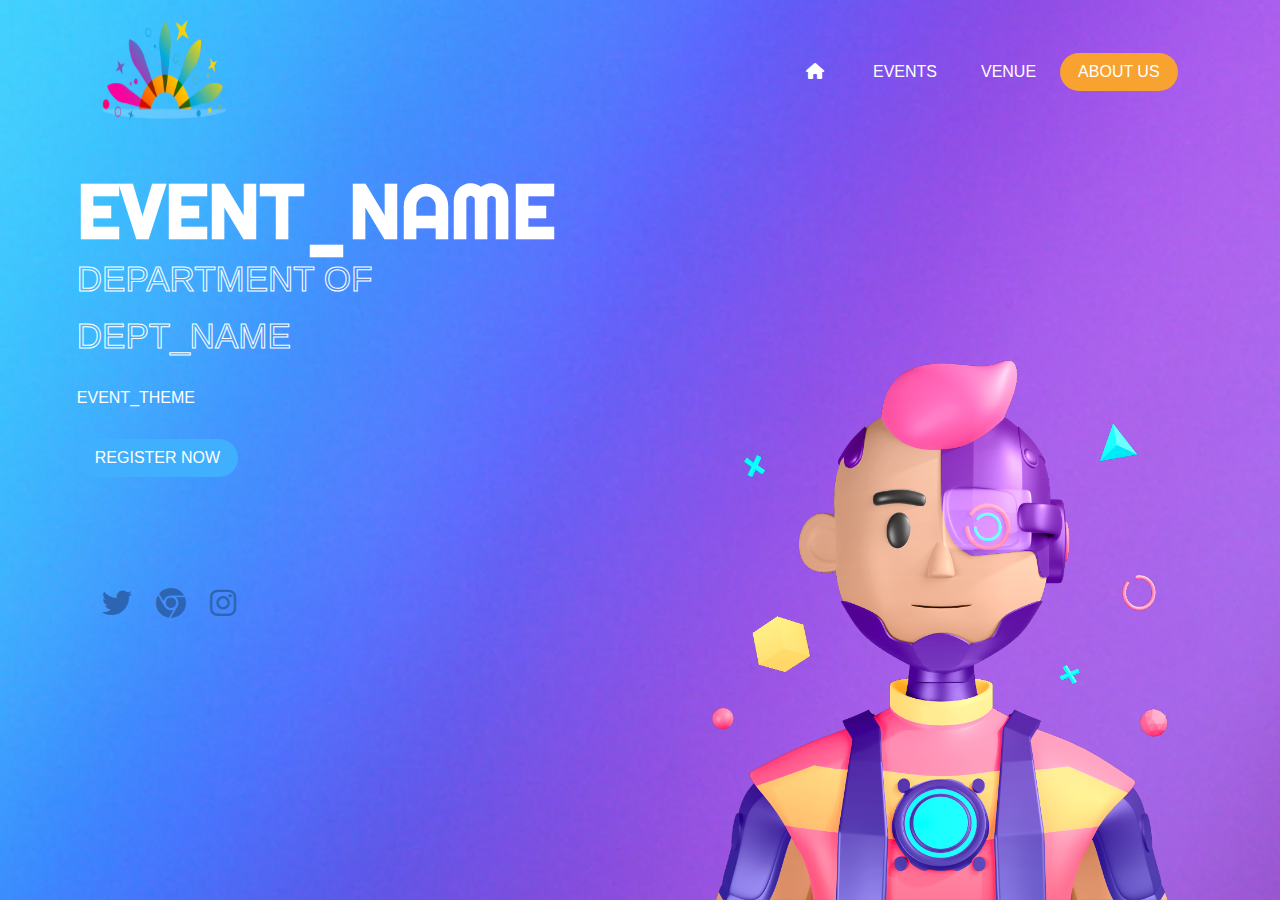
<file: MAIN_PAGE/index.html>
<!DOCTYPE html>
<html lang="en">
<head>
    <meta charset="UTF-8">
    <meta http-equiv="X-UA-Compatible" content="IE=edge">
    <meta name="viewport" content="width=device-width, initial-scale=1.0">
    <title>EVENT_NAME</title>
    <link rel="stylesheet" href="index.css">
    <link rel="preconnect" href="https://fonts.googleapis.com">
    <link rel="preconnect" href="https://fonts.gstatic.com" crossorigin>
    <link href="https://fonts.googleapis.com/css2?family=Righteous&display=swap" rel="stylesheet">
    <link href="https://fonts.cdnfonts.com/css/segoe-ui-4" rel="stylesheet">
    <link rel="stylesheet" href="https://cdnjs.cloudflare.com/ajax/libs/font-awesome/6.2.1/css/all.min.css">
    <link rel="preconnect" href="https://fonts.googleapis.com">
    <link rel="preconnect" href="https://fonts.googleapis.com">
    <link rel="preconnect" href="https://fonts.gstatic.com" crossorigin>
    <link href="https://fonts.googleapis.com/css2?family=Baloo+2:wght@700&display=swap" rel="stylesheet">
    <link href="https://fonts.cdnfonts.com/css/lemonmilk" rel="stylesheet">
    <link rel="icon" href="/LOGO.png" type="png">
</head>
<body>
    <div class="hero">
        <nav>
            <a href="/MAIN_PAGE/index.html"><img src="/LOGO.png" class="logo" width="150px" height="100px"></a>
            <ul>
                <li><a href="/MAIN_PAGE/index.html" class="bot-mar"><i class="fa-solid fa-house" style="color: white;"></i></a></li>
                <li><a href="/EVENTS/EVENTS.html">EVENTS</a></li>
                <li><a href="/VENUE/venue.html">VENUE</a></li>
                <a href="/ABOUT US/about.html"  class="about" style="text-decoration: none;"><span>ABOUT US</span><i></i></a>
            </ul>
        </nav>
        <div class="info">
            <div class="move">
                <h1 style="font-size: 75px;">EVENT_NAME</h1>
                <p class="p3">DEPARTMENT OF</p>
                <p class="p4">DEPT_NAME</p>
            </div>
            <div class="movement">
            </div>
            <p class="p2">EVENT_THEME
            </p>    
            <a href="#">REGISTER NOW</a>
        </div>
        <div class="img-box">
            <img src="/robot.svg" class="img">
        </div>
        <div class="social-link">
            <a href="#"><i class="fab fa-twitter"></i></a>
            <a href="#"><i class="fab fa-chrome"></i></a>
            <a href="#"><i class="fab fa-instagram"></i></a>
        </div>
    </div>    
        
</body>
</html>
</file>
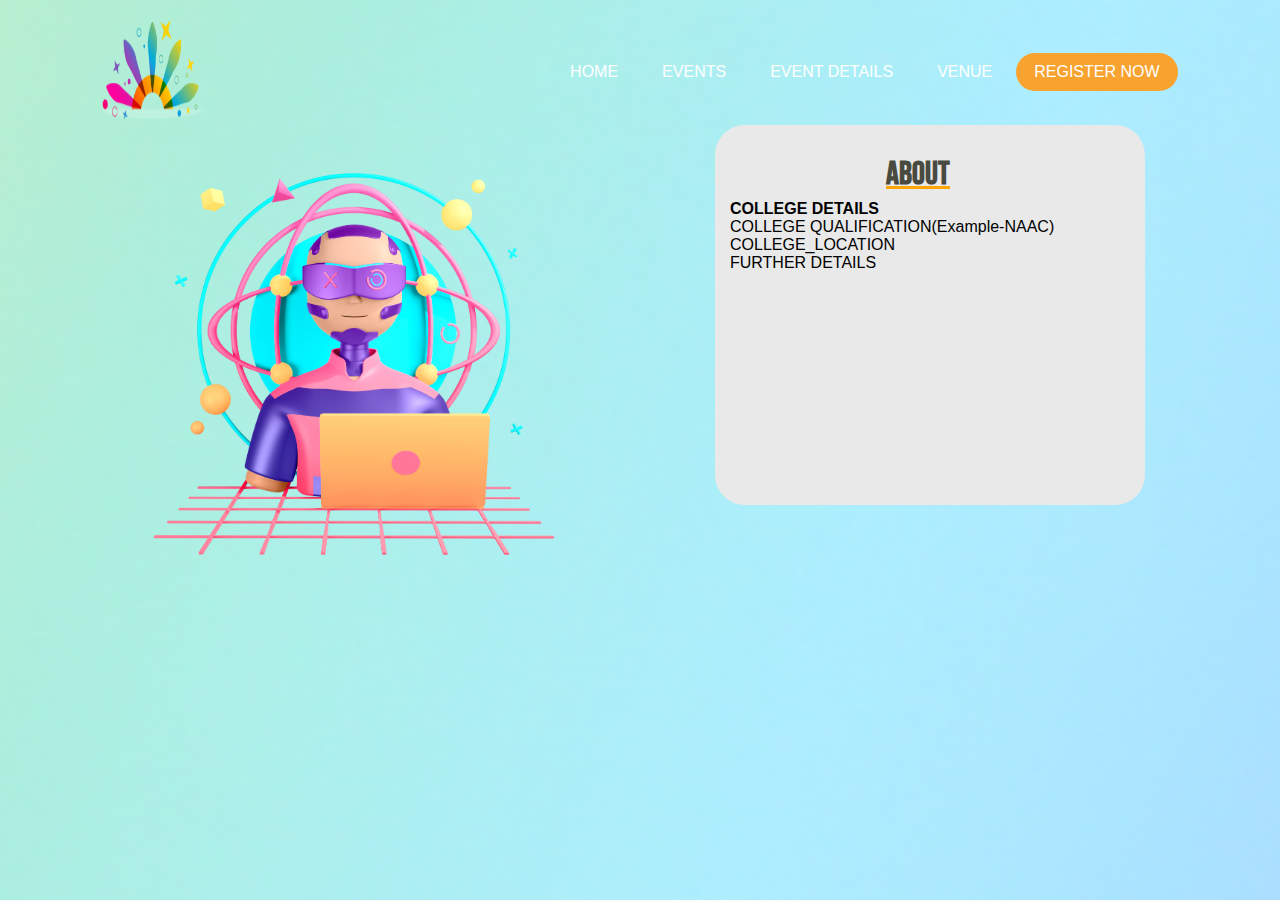
<file: ABOUT US/about.html>
<!DOCTYPE html>
<html lang="en">
<head>
    <meta charset="UTF-8">
    <meta http-equiv="X-UA-Compatible" content="IE=edge">
    <meta name="viewport" content="width=device-width, initial-scale=1.0">
    <title>EVENT_NAME</title>
    <link rel="stylesheet" href="about.css">
    <link rel="icon" href="/LOGO.png" type="png">
    <link rel="preconnect" href="https://fonts.googleapis.com">
    <link rel="preconnect" href="https://fonts.gstatic.com" crossorigin>
    <link href="https://fonts.googleapis.com/css2?family=Righteous&display=swap" rel="stylesheet">
    <link href="https://fonts.cdnfonts.com/css/segoe-ui-4" rel="stylesheet">
    <link rel="stylesheet" href="https://cdnjs.cloudflare.com/ajax/libs/font-awesome/6.2.1/css/all.min.css">
    <link rel="preconnect" href="https://fonts.googleapis.com">
    <link rel="preconnect" href="https://fonts.gstatic.com" crossorigin>
    <link href="https://fonts.googleapis.com/css2?family=Bebas+Neue&display=swap" rel="stylesheet">
    <link rel="preconnect" href="https://fonts.googleapis.com">
    <link rel="preconnect" href="https://fonts.gstatic.com" crossorigin>
    <link href="https://fonts.googleapis.com/css2?family=Noto+Sans:wght@600&display=swap" rel="stylesheet">
</head>
<body>
    <div class="hero">
        <nav>
            <a href="/MAIN_PAGE/index.html"><img src="/LOGO.png" class="logo" width="150px" height="100px"></a>
            <ul>
                <li><a href="/MAIN_PAGE/index.html" class="bot-mar">HOME</a></li>
                <li><a href="/EVENTS/EVENTS.html">EVENTS</a></li>
                <li><a href="/IN_EVENTS/tevents.html">EVENT DETAILS</a></li>
                <li><a href="/VENUE/venue.html">VENUE</a></li>
                <a href="/ABOUT US/about.html"  class="about" style="text-decoration: none;"><span>REGISTER NOW</span><i></i></a>
            </ul>
        </nav>
        <div class="info3">
            <img src="/ABOUT US/about.svg" width="400px" height="400px">
        </div>
        <div class="img-box">
            <div class="block">
                <h1 class="bot">ABOUT</h1>
            </div>
        </div>
        <p class="p">   <b>COLLEGE DETAILS</b> <br>COLLEGE QUALIFICATION(Example-NAAC)<br>COLLEGE_LOCATION<br>FURTHER DETAILS
        </p>
        <style>
            .p{
                position: absolute;
                top: 200px;
                left: 730px;
                font-family: 'Segoe UI', sans-serif;
            }
            .bot{
                font-family: 'Bebas Neue', cursive;
                font-weight: bolder;
                position: absolute;
                right: 100px;
                text-decoration: orange underline;
            }
        </style>

</body>
</html>
</file>
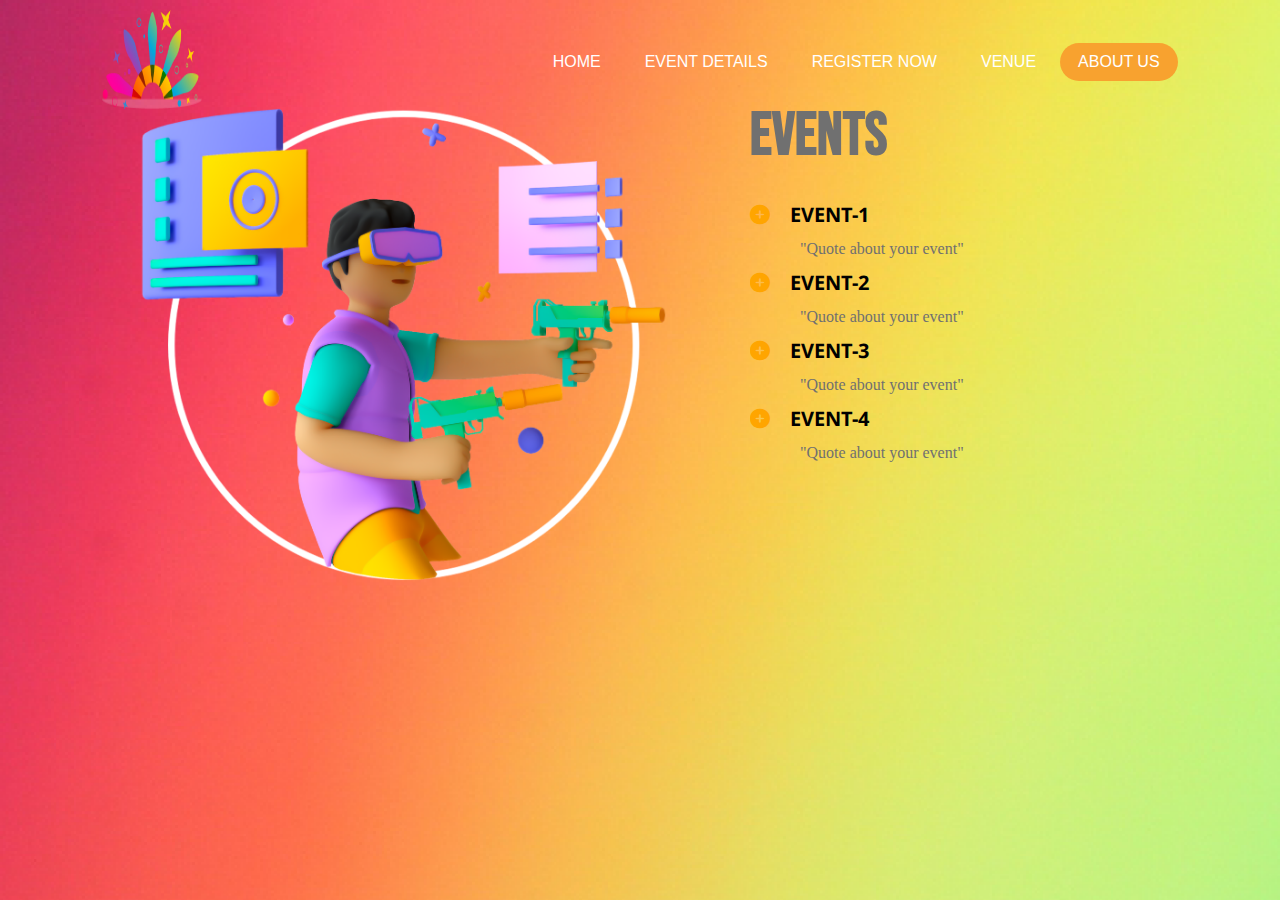
<file: EVENTS/EVENTS.html>
<!DOCTYPE html>
<html lang="en">
<head>
    <meta charset="UTF-8">
    <meta http-equiv="X-UA-Compatible" content="IE=edge">
    <meta name="viewport" content="width=device-width, initial-scale=1.0">
    <title>EVENT_NAME</title>
    <link rel="icon" href="/LOGO.png" type="png">
    <link rel="stylesheet" href="EVENTS.css">
    <link rel="preconnect" href="https://fonts.googleapis.com">
    <link rel="preconnect" href="https://fonts.gstatic.com" crossorigin>
    <link href="https://fonts.googleapis.com/css2?family=Righteous&display=swap" rel="stylesheet">
    <link href="https://fonts.cdnfonts.com/css/segoe-ui-4" rel="stylesheet">
    <link rel="stylesheet" href="https://cdnjs.cloudflare.com/ajax/libs/font-awesome/6.2.1/css/all.min.css">
    <link rel="preconnect" href="https://fonts.googleapis.com">
    <link rel="preconnect" href="https://fonts.gstatic.com" crossorigin>
    <link href="https://fonts.googleapis.com/css2?family=Bebas+Neue&display=swap" rel="stylesheet">
    <link rel="preconnect" href="https://fonts.googleapis.com">
    <link rel="preconnect" href="https://fonts.gstatic.com" crossorigin>
    <link href="https://fonts.googleapis.com/css2?family=Noto+Sans:wght@600&display=swap" rel="stylesheet">
</head>
<body>
    <div class="hero">
        <nav>
            <a href="/MAIN_PAGE/index.html"><img src="/LOGO.png" class="logo" width="150px" height="100px"></a>
            <ul>
                <li><a href="/MAIN_PAGE/index.html" class="bot-mar">HOME</a></li>
                <li><a href="/IN_EVENTS/tevents.html">EVENT DETAILS</a></li>
                <li><a href="#">REGISTER NOW</a></li>
                <li><a href="/VENUE/venue.html">VENUE</a></li>
                <a href="/ABOUT US/about.html"  class="about" style="text-decoration: none;"><span>ABOUT US</span><i></i></a>
            </ul>
        </nav>
        <div class="info">
            <img src="back21.png" width="550px" height="500px">
        </div>
        <div class="img-box">
            <h1 class="events">EVENTS</h1><br>
            <p><a href="#" class="icon" style="text-decoration: none;"><i class="fa-solid fa-circle-plus"></i>EVENT-1</a><br>
                <p class="move-right">"Quote about your event"</p>
               <a href="#" class="icon" style="text-decoration: none;"><i class="fa-solid fa-circle-plus"></i>EVENT-2</a><br>
                <p class="move-right">"Quote about your event"</p>
               <a href="#" class="icon" style="text-decoration: none;"><i class="fa-solid fa-circle-plus"></i>EVENT-3</a>
                <p class="move-right">"Quote about your event"</p>
                <a href="#" class="icon" style="text-decoration: none;"><i class="fa-solid fa-circle-plus"></i>EVENT-4</a>
                <p class="move-right">"Quote about your event"</p>
            </p>
        </div>
    </div>
</body>
</html>
</file>
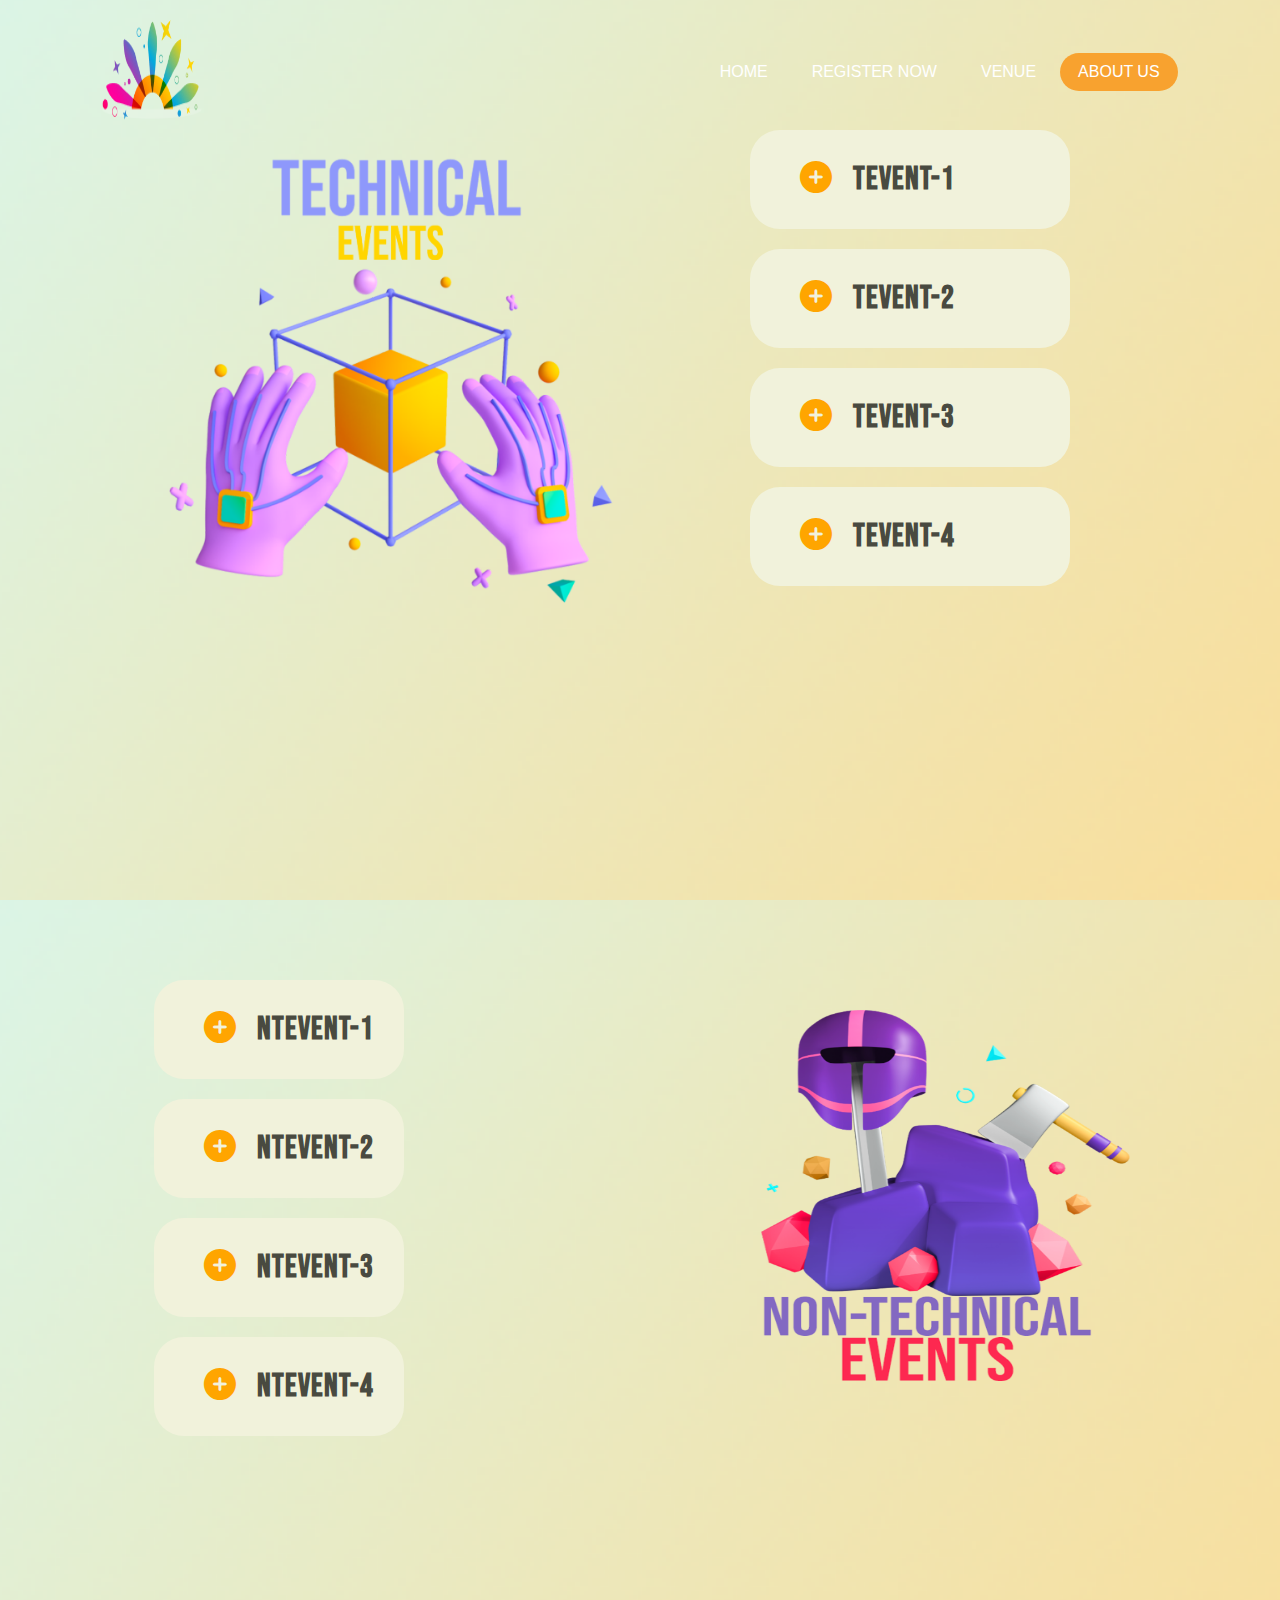
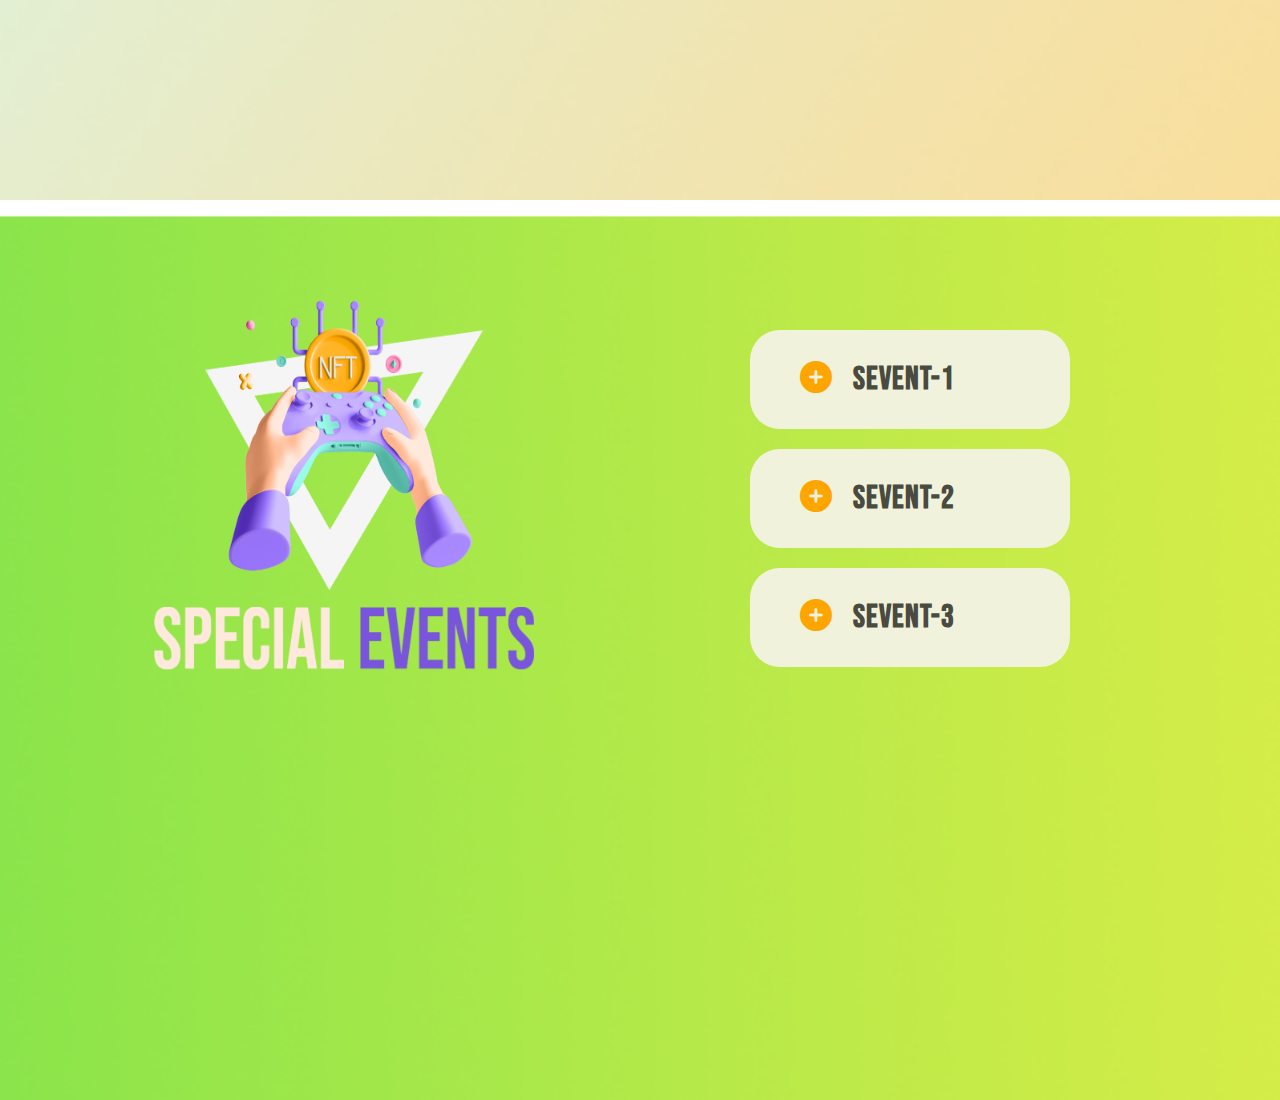
<file: IN_EVENTS/tevents.html>
<!DOCTYPE html>
<html lang="en">
<head>
    <meta charset="UTF-8">
    <meta http-equiv="X-UA-Compatible" content="IE=edge">
    <meta name="viewport" content="width=device-width, initial-scale=1.0">
    <title>EVENT_NAME</title>
    <link rel="icon" href="/LOGO.png" type="png">
    <link rel="stylesheet" href="tevents.css">
    <link rel="preconnect" href="https://fonts.googleapis.com">
    <link rel="preconnect" href="https://fonts.gstatic.com" crossorigin>
    <link href="https://fonts.googleapis.com/css2?family=Righteous&display=swap" rel="stylesheet">
    <link href="https://fonts.cdnfonts.com/css/segoe-ui-4" rel="stylesheet">
    <link rel="stylesheet" href="https://cdnjs.cloudflare.com/ajax/libs/font-awesome/6.2.1/css/all.min.css">
    <link rel="preconnect" href="https://fonts.googleapis.com">
    <link rel="preconnect" href="https://fonts.gstatic.com" crossorigin>
    <link href="https://fonts.googleapis.com/css2?family=Bebas+Neue&display=swap" rel="stylesheet">
    <link rel="preconnect" href="https://fonts.googleapis.com">
    <link rel="preconnect" href="https://fonts.gstatic.com" crossorigin>
    <link href="https://fonts.googleapis.com/css2?family=Noto+Sans:wght@600&display=swap" rel="stylesheet">
</head>
<body>
    <div class="hero" id="blur">
        <nav>
            <a href="/MAIN_PAGE/index.html"><img src="/LOGO.png" class="logo" width="150px" height="100px"></a>
            <ul>
                <li><a href="/MAIN_PAGE/index.html" class="bot-mar">HOME</a></li>
                <li><a href="#">REGISTER NOW</a></li>
                <li><a href="/VENUE/venue.html">VENUE</a></li>
                <a href="/ABOUT US/about.html"  class="about" style="text-decoration: none;"><span>ABOUT US</span><i></i></a>
            </ul>
        </nav>
        <div class="info">
            <img src="/IN_EVENTS/bacck4.png" width="470px" height="470px">
        </div>
        <div class="img-box">
            <div class="block">
                <h1><i class="fa-solid fa-circle-plus" onclick="toggle()"></i>TEVENT-1</h1>
            </div>
            <div class="block">
                <h1><i class="fa-solid fa-circle-plus"></i>TEVENT-2</h1>
            </div>
            <div class="block">
                <h1><i class="fa-solid fa-circle-plus"></i>TEVENT-3</h1>
            </div>
            <div class="block">
                <h1><i class="fa-solid fa-circle-plus"></i>TEVENT-4</h1>
            </div>
        </div>
    </div>
    <div class="movetry" id="popup">
        <div class="block5">
            <div class="movetry1">
                <h1><i class="fa-solid fa-circle-plus" id="rotate" onclick="toggle()"></i></h1>
            </div>
            <br><h3>TEVENT_NAME</h3><br><br>
            <p>DESCRIBE YOUR TEVENT</p>
        </div>
    </div>
    <script>
        function toggle(){
            var blur = document.getElementById('blur')
            blur.classList.toggle('active')
            var popup = document.getElementById('popup')
            popup.classList.toggle('active')
        }

    </script>
    <div class="hero1" id="nteve">
        <div class="image">
            <img src="ntevents.png" width="380px" height="380px">
        </div>
        <div class="blocks">
            <div class="block1">
                <h1><i class="fa-solid fa-circle-plus"></i>NTEVENT-1</h1>
            </div>
            <div class="block1">
                <h1><i class="fa-solid fa-circle-plus"></i>NTEVENT-2</h1>
            </div>
            <div class="block1">
                <h1><i class="fa-solid fa-circle-plus"></i>NTEVENT-3</h1>
            </div>
            <div class="block1">
                <h1><i class="fa-solid fa-circle-plus"></i>NTEVENT-4</h1>
            </div>
        </div>
    </div>
    <div class="hero2" id="not">
        <div class="info3">
            <img src="spevent.png" width="380px" height="380px">
        </div>
        <div class="img-box">
            <div class="block">
                <h1><i class="fa-solid fa-circle-plus"></i>SEVENT-1</h1>
            </div>
            <div class="block">
                <h1><i class="fa-solid fa-circle-plus"></i>SEVENT-2</h1>
            </div>
            <div class="block">
                <h1><i class="fa-solid fa-circle-plus"></i>SEVENT-3</h1>
            </div>
        </div>
    </div>
</body>
</html>
</file>
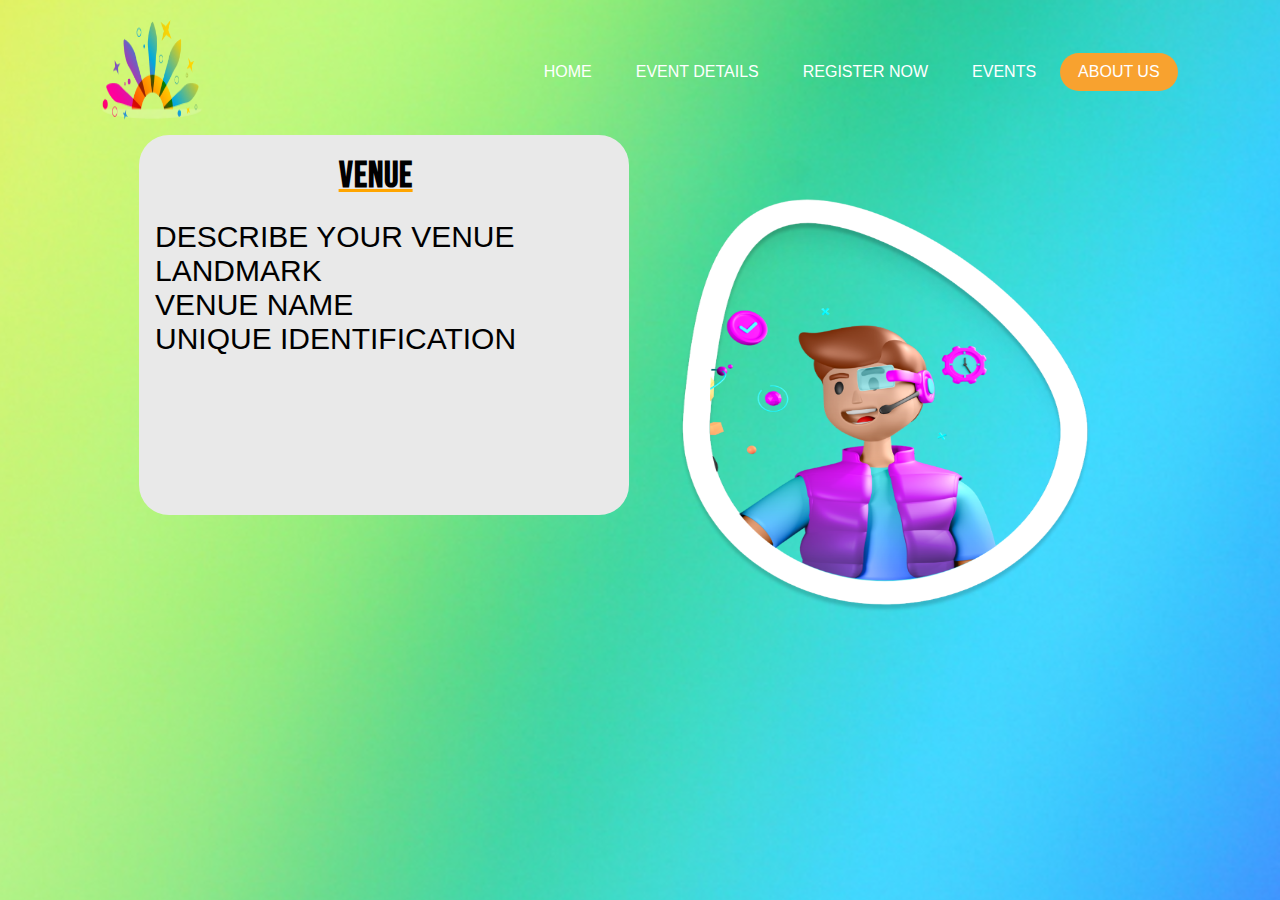
<file: VENUE/venue.html>
<!DOCTYPE html>
<html lang="en">
<head>
    <meta charset="UTF-8">
    <meta http-equiv="X-UA-Compatible" content="IE=edge">
    <meta name="viewport" content="width=device-width, initial-scale=1.0">
    <title>EVENT_NAME</title>
    <link rel="icon" href="/LOGO.png" type="png">
    <link rel="stylesheet" href="venue.css">
    <link rel="preconnect" href="https://fonts.googleapis.com">
    <link rel="preconnect" href="https://fonts.gstatic.com" crossorigin>
    <link href="https://fonts.googleapis.com/css2?family=Righteous&display=swap" rel="stylesheet">
    <link href="https://fonts.cdnfonts.com/css/segoe-ui-4" rel="stylesheet">
    <link rel="stylesheet" href="https://cdnjs.cloudflare.com/ajax/libs/font-awesome/6.2.1/css/all.min.css">
    <link rel="preconnect" href="https://fonts.googleapis.com">
    <link rel="preconnect" href="https://fonts.gstatic.com" crossorigin>
    <link href="https://fonts.googleapis.com/css2?family=Bebas+Neue&display=swap" rel="stylesheet">
    <link rel="preconnect" href="https://fonts.googleapis.com">
    <link rel="preconnect" href="https://fonts.gstatic.com" crossorigin>
    <link href="https://fonts.googleapis.com/css2?family=Noto+Sans:wght@600&display=swap" rel="stylesheet">
</head>
<body>
    <div class="blue">
        <nav>
            <a href="/MAIN_PAGE/index.html"><img src="/LOGO.png" class="logo" width="150px" height="100px"></a>
            <ul>
                <li><a href="/MAIN_PAGE/index.html" class="bot-mar">HOME</a></li>
                <li><a href="/IN_EVENTS/tevents.html">EVENT DETAILS</a></li>
                <li><a href="#">REGISTER NOW</a></li>
                <li><a href="/EVENTS/EVENTS.html">EVENTS</a></li>
                <a href="/ABOUT US/about.html"  class="about" style="text-decoration: none;"><span>ABOUT US</span><i></i></a>
            </ul>
        </nav>
        <div class="info">
            <img src="boyfinal2.png" width="430px" height="430px">
        </div>
        <div class="blocks">
            <h1 class="bot">VENUE</h1>
            <div class="block1">
               
            </div>
        </div>
        <p class="p">DESCRIBE YOUR VENUE<br> LANDMARK<br>
            VENUE NAME<br>UNIQUE IDENTIFICATION</p>
    </div>
    <style>
        .p{
            position: absolute;
            top:220px;
            left: 155px;
        }
        .bot{
            position: absolute;
            left: 175px;
            top: 20px;
        }
    </style>
</body>
</html>
</file>
<file: MAIN_PAGE/index.css>
*{
    margin: 0;
    padding: 0;
    box-sizing: border-box;
}
.hero{
    height: 100vh;
    width: 100%;
    background-image: url('/background.svg');
    background-position: center;
    background-repeat: no-repeat;
    background-size: cover;
    position: relative;
    background-position: fixed;
}
nav{
    width: 84%;
    margin:auto;
    padding: 20px 0;
    display: flex;
    align-items: center;
    justify-content: space-between;
}
.logo{
    width: 125px;
    cursor: pointer;

}
nav ul li{
    display: inline-block;
    list-style: none;
    margin: 10px 20px;
}
nav ul li a{
    text-decoration: none;
    color: white;
    position: relative;
    font-family: 'Segoe UI', sans-serif;
}
nav ul li a::after{
    content: '';
    width: 0%;
    height: 3px;
    position: absolute;
    bottom: -5px;
    left: 50%;
    transform: translateX(-50%);
    background: #F8A22F;
    transition: width 0.3s;
}
nav ul li a:hover::after{
    width: 100%;
}
.info{
    margin-left: 6%;
    margin-top: 7%;
    padding-right: 100px;

}
.info h1{
    font-size: 85px;
    color: white;
    font-family: 'Righteous', cursive;
    margin-bottom: 10px;
}
.p2{
    font-family: 'Segoe UI', sans-serif;
    margin-top:20px;
    color: white;
}
.info p{
    line-height: 22px;
}
.info a{
    background: orange;
    padding: 10px 18px;
    text-decoration: none;
    color: white;
    display: inline-block;
    margin: 30px 0;
    border-radius: 5px;
}
.about{
    background: #F8A22F;
    padding: 10px 18px;
    text-decoration: none;
    color: white;
    display: inline-block;
    margin: 30px 0;
    border: none;
    border-radius: 20px;
    font-family: 'Segoe UI', sans-serif;
}
.about:hover{
    letter-spacing: 0.02em;
    background: #F8A22F;
    box-shadow: 0 0 20px #F8A22F;
    cursor: pointer;
    transition: 0.5s;
}
.img-box{
    width: 45%;
    height: 80%;
    position: absolute;
    bottom: 0;
    right: 100px;
}
.img-box img{
    height: 540px;
    padding-left: 100px;
    position: absolute;
    left: 50%;
    bottom: 0;
    transform: translateX(-50%);
}
.social-link{
    margin-left: 8%;
    margin-top: 80px;
}
.social-link a{
    font-size: 30px;
    color: #2E65B2;
    margin-right: 20px;
}
.social-link a:hover{
    color: #F8A22F;
    font-size: 40px;
}
nav ul li a i{
    margin-right: 5px;
}
.info a{
    background: #40AFFE;
    padding: 10px 18px;
    text-decoration: none;
    color: white;
    display: inline-block;
    margin: 30px 0;
    border-radius: 20px;
    border-color: white;
    font-family: 'Segoe UI', sans-serif;
}
.info a:hover{
    letter-spacing: 0.02em;
    background: grey;
    box-shadow: 0 0 20px whitesmoke;
    cursor: pointer;
    transition: 0.5s;
}
.p3{
    font-family: 'Lemon/Milk', sans-serif;
    font-family: 'Lemon/Milk light', sans-serif;
    color: transparent;
    font-size: 35px;
    -webkit-text-stroke: 1px white;
    padding-right: 50%;
    line-height: 10px;
    margin-bottom: 30px;
}
.p4{
    font-family: 'Lemon/Milk', sans-serif;
    font-family: 'Lemon/Milk light', sans-serif;
    color: transparent;
    margin-top: 35px;
    font-size: 35px;
    -webkit-text-stroke: 1px white;
}
.move{
    bottom: 0%;
    margin-top: -70px;
}
.movement{
    margin-top: 40px;
}
</file>
<file: ABOUT US/about.css>
*{
    margin: 0;
    padding: 0;
    box-sizing: border-box;
}
nav{
    width: 84%;
    margin: auto;
    padding: 20px 0;
    display: flex;
    align-items: center;
    justify-content: space-between;
}
.logo{
    width: 100px;
    cursor: pointer;
}
nav ul li{
    display: inline-block;
    list-style: none;
    margin: 10px 20px;
}
nav ul li a{
    text-decoration: none;
    color: white;
    position: relative;
    font-family: 'Segoe UI', sans-serif;
}
nav ul li a::after{
    content: '';
    width: 0%;
    height: 3px;
    position: absolute;
    bottom: -5px;
    left: 50%;
    transform: translateX(-50%);
    background: #F8A22F;
    transition: width 0.3s;
}
nav ul li a:hover::after{
    width: 100%;
}
nav ul li a i{
    margin-right: 5px;
}
.about{
    background: #F8A22F;
    padding: 10px 18px;
    text-decoration: none;
    color: white;
    display: inline-block;
    margin: 30px 0;
    border: none;
    border-radius: 20px;
    font-family: 'Segoe UI', sans-serif;
}
.about:hover{
    letter-spacing: 0.02em;
    background: #F8A22F;
    box-shadow: 0 0 20px #F8A22F;
    cursor: pointer;
    transition: 0.5s;
}
.hero{
    height: 100vh;
    width: 100%;
    background-image: url('/ABOUT US/grey.svg');
    background-position: center;
    background-repeat: no-repeat;
    background-size: cover;
    position: relative;
    background-position: fixed;
}
.info3{
    margin-left: 12%;
    padding-right: 100px;
    padding-top: 20px;
}
.block{
    background-color: #E9E9E9;
    margin-top: 55px;
    margin-left: -15px;
    border-radius: 30px;
    padding-top: 30px;
    padding-left: 30px;
    padding-right: 400px;
    padding-bottom: 350px;
    margin-bottom: 20px;   
    color: #494A40;
}
.block:hover{
    box-shadow: 0 0 20px orange;
}
.img-box{
    width: 25%;
    height: 0%;
    position: absolute;
    bottom: 0;
    right: 100px;
    left: 730px;
    top: 70px;
}
</file>
<file: EVENTS/EVENTS.css>
*{
    margin: 0;
    padding: 0;
    box-sizing: border-box;
}

.hero{
    height: 100vh;
    width: 100%;
    background-image: url('Mask_Group_9.png');
    background-position: center;
    background-repeat: no-repeat;
    background-size: cover;
    position: relative;
    background-position: fixed;
}
nav{
    width: 84%;
    margin: auto;
    padding: 10px 0;
    display: flex;
    align-items: center;
    justify-content: space-between;
}
.logo{
    width: 100px;
    cursor: pointer;
}
nav ul li{
    display: inline-block;
    list-style: none;
    margin: 10px 20px;
}
nav ul li a{
    text-decoration: none;
    color: white;
    position: relative;
    font-family: 'Segoe UI', sans-serif;
}
nav ul li a::after{
    content: '';
    width: 0%;
    height: 3px;
    position: absolute;
    bottom: -5px;
    left: 50%;
    transform: translateX(-50%);
    background: #F8A22F;
    transition: width 0.3s;
}
nav ul li a:hover::after{
    width: 100%;
}
nav ul li a i{
    margin-right: 5px;
}
.about{
    background: #F8A22F;
    padding: 10px 18px;
    text-decoration: none;
    color: white;
    display: inline-block;
    margin: 30px 0;
    border: none;
    border-radius: 20px;
    font-family: 'Segoe UI', sans-serif;
}
.about:hover{
    letter-spacing: 0.02em;
    background: #F8A22F;
    box-shadow: 0 0 20px #F8A22F;
    cursor: pointer;
    transition: 0.5s;
}
.info{
    margin-left: 10%;
    padding-right: 100px;
    margin-top: -30px;
}
.img-box{
    width: 25%;
    height: 0%;
    position: absolute;
    bottom: 0;
    right: 100px;
    left: 750px;
    top: 100px;
    padding-right: 30px;
}
.events{
    font-size: 60px;
    font-family: 'Bebas Neue', cursive;
    color: #707070;
    font-weight: 2px;
}
.icon i{
    color: orange;
    margin-right: 20px;
}

.icon{
    font-size: 20px;
    color: black;
    font-family: 'Noto Sans', sans-serif;
    line-height: 50px;
    font-weight: bold;
}
.icon:hover{
    letter-spacing: 0.12em;
    transition: 0.5s;
    text-shadow: 0 0 20px  #ff9100;

}
.move-right{
    color: #707070;
    margin-left: 50px;
}
</file>
<file: IN_EVENTS/tevents.css>
*{
    margin: 0;
    padding: 0;
    box-sizing: border-box;
}

.hero{
    height: 100vh;
    width: 100%;
    background-image: url('/IN_EVENTS/back3.svg');
    background-position: center;
    background-repeat: no-repeat;
    background-size: cover;
    position: relative;
    background-position: fixed;
}
.hero1{
    height: 100vh;
    width: 100%;
    background-image: url('/IN_EVENTS/back3.svg');
    background-position: center;
    background-repeat: no-repeat;
    background-size: cover;
    position: relative;
    background-position: fixed;
}
nav{
    width: 84%;
    margin: auto;
    padding: 20px 0;
    display: flex;
    align-items: center;
    justify-content: space-between;
}
.logo{
    width: 100px;
    cursor: pointer;
}
nav ul li{
    display: inline-block;
    list-style: none;
    margin: 10px 20px;
}
nav ul li a{
    text-decoration: none;
    color: white;
    position: relative;
    font-family: 'Segoe UI', sans-serif;
}
nav ul li a::after{
    content: '';
    width: 0%;
    height: 3px;
    position: absolute;
    bottom: -5px;
    left: 50%;
    transform: translateX(-50%);
    background: #F8A22F;
    transition: width 0.3s;
}
nav ul li a:hover::after{
    width: 100%;
}
nav ul li a i{
    margin-right: 5px;
}
.about{
    background: #F8A22F;
    padding: 10px 18px;
    text-decoration: none;
    color: white;
    display: inline-block;
    margin: 30px 0;
    border: none;
    border-radius: 20px;
    font-family: 'Segoe UI', sans-serif;
}
.about:hover{
    letter-spacing: 0.02em;
    background: #F8A22F;
    box-shadow: 0 0 20px #F8A22F;
    cursor: pointer;
    transition: 0.5s;
}
.info{
    margin-left: 12%;
    padding-right: 100px;
}
.img-box{
    width: 25%;
    height: 0%;
    position: absolute;
    bottom: 0;
    right: 100px;
    left: 750px;
    top: 130px;
}
.events{
    font-size: 90px;
    font-family: 'Bebas Neue', cursive;
    color: #707070;
    font-weight: 2;
}
.icon i{
    color: orange;
    margin-right: 20px;
}
.icon{
    font-size: 27px;

    color: black;
    font-family: 'Noto Sans', sans-serif;
    line-height: 50px;
}

.block{
    background-color: #F1F2DB;
    border-radius: 30px;
    padding-top: 30px;
    padding-left: 30px;
    padding-right: 30px;
    padding-bottom: 30px;
    margin-bottom: 20px;   
    color: #494A40;
}
.block:hover{
    box-shadow: 0 0 20px orange;
}
.img-box .block i{
    color: orange;
    margin-right: 20px;
}
h1{
    font-family: 'Bebas Neue', cursive;
    text-indent: 10px;
    letter-spacing: 1px;
}
.blocks{
    margin-left: 12%;
    padding-right: 600px;
    position: absolute;
    top: 80px;
}
.image{
    width: 25%;
    height: 0%;
    position: absolute;
    bottom: 0;
    right: 100px;
    left: 750px;
    top: 110px;
}
.block1{
    background-color: #F1F2DB;
    border-radius: 30px;
    padding-top: 30px;
    padding-left: 30px;
    padding-right: 30px;
    padding-bottom: 30px;
    margin-bottom: 20px;   
    color: #494A40;
}
.blocks .block1 i{
    color: orange;
    margin-right: 20px;
}
.block1:hover{
    box-shadow: 0 0 20px orange;
}
.hero2{
    height: 100vh;
    width: 100%;
    background-image: url('/IN_EVENTS/green.svg');
    background-position: center;
    background-repeat: no-repeat;
    background-size: cover;
    position: relative;
    background-position: fixed;
}
.info3{
    margin-left: 12%;
    padding-right: 100px;
    padding-top: 100px;
}
.rem{
    text-decoration: none;
    color: #707070;
}
.img-box .block i{
    cursor: pointer;
    transition: 0.5s;
}
.hero#blur.active{
    filter: blur(18px);
    pointer-events: none;
    user-select: none;
}
.block5{
    background-color: #E9E9E9;
    margin-top: -10px;
    margin-left: -450px;
    border-radius: 30px;
    padding-top: 15px;
    padding-left: 30px;
    padding-right: 100px;
    padding-bottom: 100px;
    margin-bottom: 100px; 
    position: absolute;  
    color: #494A40;
}
.movetry{
    position: absolute;
    top: 10px;
    margin-top: -200px;
    margin-left: 825px;
}
#rotate{
    transform: rotate(135deg);
    color: orange;
    margin-left: 355px;
    position: absolute;
    cursor: pointer;
}   
#popup{
    visibility: hidden;
    opacity: 0;
    transition: 0.5s;
}
#popup.active{
    visibility: visible;
    opacity: 2;
    transition: 0.5s;
    top: 50%;
}
#popup1{
    visibility: hidden;
    opacity: 0;
    transition: 0.5s;
}
#popup1.active1{
    visibility: visible;
    opacity: 2;
    transition: 0.5s;
    top: 50%;
}
</file>
<file: VENUE/venue.css>
*{
    margin: 0;
    padding: 0;
}

.blue{
    height: 100vh;
    width: 100%;
    background-image: url('/VENUE/blue.svg');
    background-position: center;
    background-repeat: no-repeat;
    background-size: cover;
    position: relative;
    background-position: fixed;
}
nav{
    width: 84%;
    margin: auto;
    padding: 20px 0;
    display: flex;
    align-items: center;
    justify-content: space-between;
}
.logo{
    width: 100px;
    cursor: pointer;
}
nav ul li{
    display: inline-block;
    list-style: none;
    margin: 10px 20px;
}
nav ul li a{
    text-decoration: none;
    color: white;
    position: relative;
    font-family: 'Segoe UI', sans-serif;
}
nav ul li a::after{
    content: '';
    width: 0%;
    height: 3px;
    position: absolute;
    bottom: -5px;
    left: 50%;
    transform: translateX(-50%);
    background: #F8A22F;
    transition: width 0.3s;
}
nav ul li a:hover::after{
    width: 100%;
}
nav ul li a i{
    margin-right: 5px;
}
.about{
    background: #F8A22F;
    padding: 10px 18px;
    text-decoration: none;
    color: white;
    display: inline-block;
    margin: 30px 0;
    border: none;
    border-radius: 20px;
    font-family: 'Segoe UI', sans-serif;
}
.about:hover{
    letter-spacing: 0.02em;
    background: #F8A22F;
    box-shadow: 0 0 20px #F8A22F;
    cursor: pointer;
    transition: 0.5s;
}
.info{
    width: 25%;
    height: 0%;
    position: absolute;
    bottom: 0;
    right: 100px;
    left: 670px;
    top: 190px;
}
.blocks{
    margin-left: 12%;
    padding-right: 600px;
    position: absolute;
    top: 80px;
}
.block1{
    background-color: #E9E9E9;
    margin-top: 55px;
    margin-left: -15px;
    border-radius: 30px;
    padding-top: 30px;
    padding-left: 30px;
    padding-right: 460px;
    padding-bottom: 350px;
    margin-bottom: 20px;   
    color: #494A40;
}
.block1:hover{
    box-shadow: 0 0 20px orange;
}
h1{
    margin-top: 20px;
    font-family: 'Bebas Neue', cursive;
    text-indent: 10px;
    letter-spacing: 1px;
    margin-top: 55px;
    margin-bottom: -50px;
    font-size: 36px;
    font-weight: bolder;
    text-decoration: orange underline;
}
p{
    font-family: 'Segoe UI', sans-serif;
    font-size: 30px;
}
</file>
